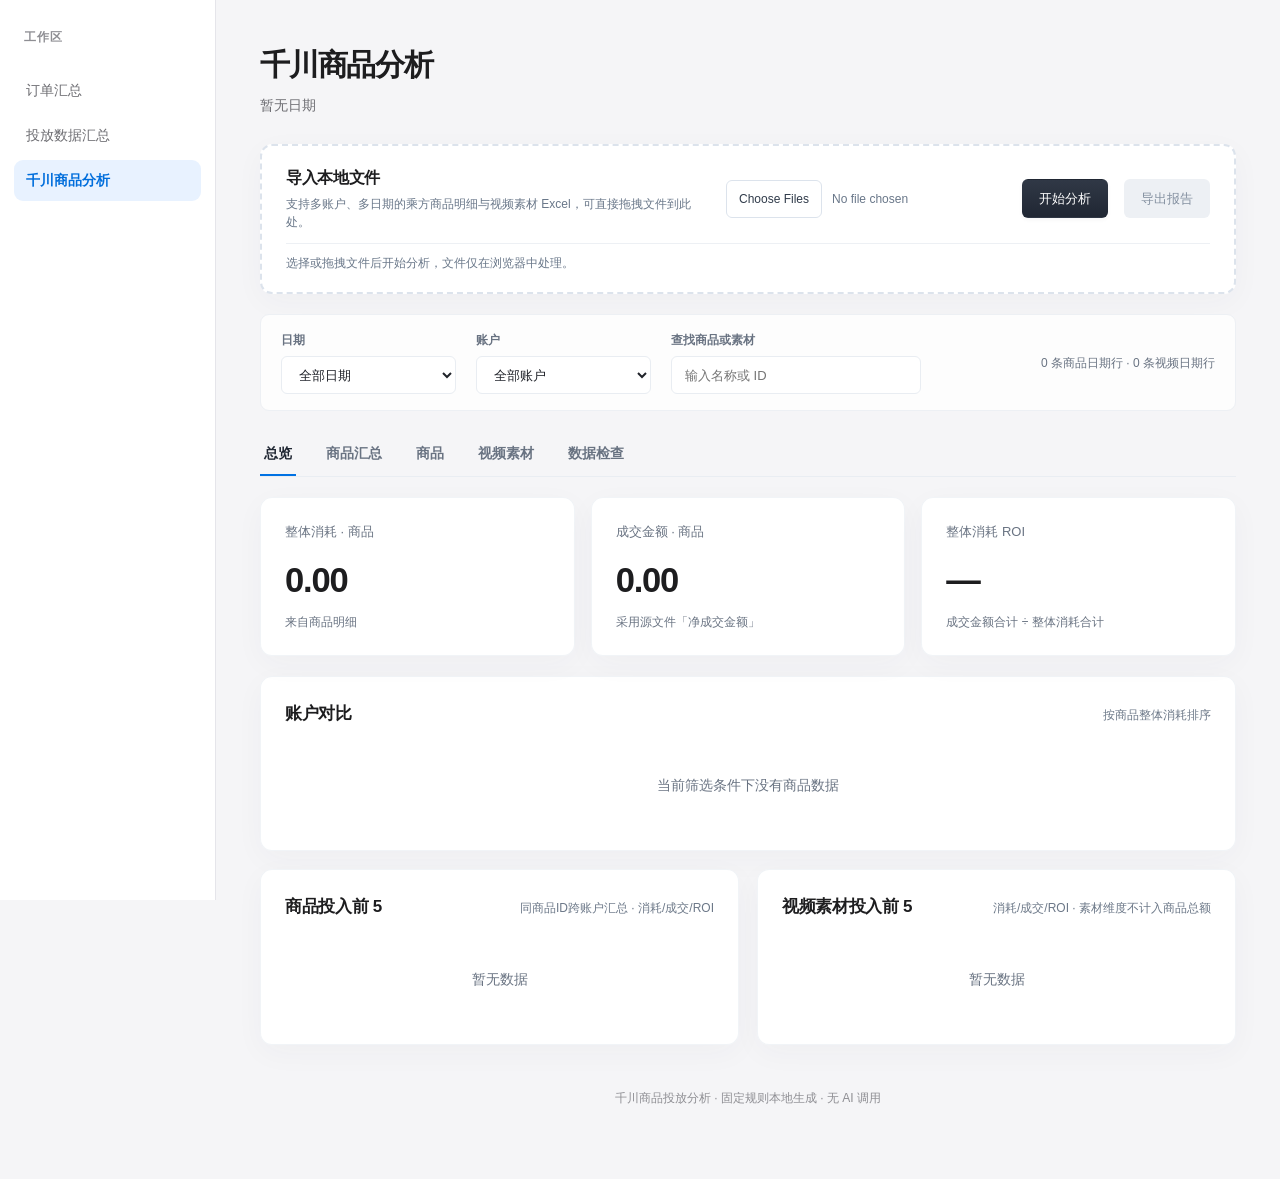
<file: qianchuan.html>
<!doctype html>
<html lang="zh-CN">
<head>
  <meta charset="utf-8">
  <meta name="viewport" content="width=device-width, initial-scale=1">
  <title>千川商品投放分析</title>
  <link rel="stylesheet" href="workspace.css">
  <style>
    :root{--ink:#162237;--muted:#65728a;--line:#e5eaf2;--blue:#3867e8;--cyan:#21b8c2;--bg:#f6f8fc;--white:#fff;--shadow:0 12px 36px rgba(22,39,72,.07)}
    *{box-sizing:border-box}body{margin:0;background:var(--bg);color:var(--ink);font-family:"Microsoft YaHei UI","PingFang SC",system-ui,sans-serif;font-size:14px}button,input,select{font:inherit}button{cursor:pointer}
    .shell{max-width:1500px;margin:0 auto;padding:28px 36px 70px}.hero{position:relative;overflow:hidden;border-radius:24px;background:linear-gradient(120deg,#142c58,#254ea7 62%,#3167d7);padding:32px 36px;color:#fff;box-shadow:var(--shadow)}.hero:after{content:"";position:absolute;right:-90px;top:-125px;width:490px;height:490px;border:1px solid rgba(255,255,255,.15);border-radius:50%;box-shadow:0 0 0 80px rgba(255,255,255,.035),0 0 0 180px rgba(255,255,255,.025)}.hero-content{position:relative;z-index:1}.eyebrow{font-size:12px;letter-spacing:.12em;color:#bed0ff;margin-bottom:10px}.hero h1{font-size:30px;line-height:1.3;margin:0 0 8px;font-weight:750}.hero p{margin:0;color:#d9e5ff}.hero-meta{display:flex;gap:10px;flex-wrap:wrap;margin-top:22px}.tag{padding:6px 11px;border-radius:999px;background:rgba(255,255,255,.13);border:1px solid rgba(255,255,255,.17);font-size:12px}
    .toolbar{display:flex;flex-wrap:wrap;gap:12px;align-items:end;margin:24px 0 20px}.control{display:flex;flex-direction:column;gap:7px}.control label{color:var(--muted);font-size:12px;font-weight:650}.control select,.control input{height:42px;border:1px solid var(--line);border-radius:11px;background:#fff;padding:0 13px;min-width:175px;outline:none;color:var(--ink)}.control input{min-width:250px}.control select:focus,.control input:focus{border-color:var(--blue);box-shadow:0 0 0 3px rgba(56,103,232,.1)}.toolbar-note{margin-left:auto;color:var(--muted);font-size:12px;align-self:center}
    .tabs{display:flex;gap:7px;border-bottom:1px solid var(--line);margin-bottom:20px}.tab{border:0;background:transparent;padding:11px 19px;color:var(--muted);font-weight:650;border-radius:9px 9px 0 0}.tab[aria-selected="true"]{color:var(--blue);background:#eaf0ff;box-shadow:inset 0 -2px var(--blue)}.page{display:none}.page.active{display:block}
    .kpis{display:grid;grid-template-columns:repeat(3,minmax(0,1fr));gap:16px;margin-bottom:20px}.card,.panel{background:#fff;border:1px solid var(--line);border-radius:17px;box-shadow:var(--shadow)}.card{padding:22px 24px;min-height:145px}.card small{display:block;font-size:12px;font-weight:650;color:var(--muted);margin-bottom:15px}.card strong{display:block;font-size:30px;line-height:1.2;letter-spacing:-.03em;font-variant-numeric:tabular-nums}.card em{display:block;font-style:normal;color:var(--muted);font-size:12px;margin-top:12px}.card:nth-child(1){border-top:3px solid var(--blue)}.card:nth-child(2){border-top:3px solid var(--cyan)}.card:nth-child(3){border-top:3px solid #8097db}
    .panel{padding:22px 24px;margin-bottom:18px}.panel-head{display:flex;align-items:baseline;justify-content:space-between;gap:12px;margin-bottom:19px}.panel h2{font-size:17px;margin:0}.sub{font-size:12px;color:var(--muted)}.account-row{display:grid;grid-template-columns:minmax(230px,1.6fr) minmax(150px,1.4fr) 120px 120px 80px;align-items:center;gap:18px;padding:13px 0;border-top:1px solid var(--line)}.account-head{color:var(--muted);font-size:12px;font-weight:650;padding:0 0 9px;border-top:0}.account-row:first-child{border-top:0}.account-name{font-weight:650;overflow:hidden;word-break:break-word;white-space:normal;line-height:1.4}.bartrack{height:9px;border-radius:999px;background:#edf2fa;overflow:hidden}.barfill{height:100%;border-radius:999px;background:linear-gradient(90deg,#4f7af3,#30b5d1)}.num{text-align:right;font-variant-numeric:tabular-nums}.roi{font-weight:700;color:#2456d0}.roi.weak{color:#bd7141}
    .tablewrap{width:100%;overflow:auto}.data-table{border-collapse:collapse;width:100%;min-width:850px}.data-table th{position:sticky;top:0;text-align:left;background:#f5f7fb;color:#5d6b82;font-size:12px;font-weight:650;padding:12px 14px;white-space:nowrap}.data-table td{padding:13px 14px;border-bottom:1px solid #edf0f5;vertical-align:middle}.data-table tr:hover td{background:#fafcff}.data-table td.number{text-align:right;font-variant-numeric:tabular-nums;white-space:nowrap}.data-table th.number{text-align:right}.data-table .name{max-width:440px;white-space:normal;word-break:break-word;font-weight:600;line-height:1.5}.data-table .account{min-width:205px;white-space:normal;word-break:break-word;line-height:1.5}.data-table tr:last-child td{border-bottom:0}.empty{padding:30px;color:var(--muted);text-align:center}.two-col{display:grid;grid-template-columns:1fr 1fr;gap:18px}.note{border-left:3px solid var(--blue);padding:3px 0 3px 12px;line-height:1.7;color:var(--muted)}.stats{display:grid;grid-template-columns:repeat(4,1fr);gap:12px}.stat{background:#f6f8fc;border-radius:12px;padding:16px}.stat strong{font-size:23px;display:block}.stat span{color:var(--muted);font-size:12px}.warning{padding:10px 0;border-bottom:1px solid var(--line);line-height:1.5}.warning:last-child{border:0}.muted{color:var(--muted)}footer{color:#8894a7;text-align:center;font-size:12px;margin-top:26px}
    @media(max-width:1000px){.account-row{grid-template-columns:minmax(190px,1fr) 1fr 90px 90px 60px;gap:10px}.two-col{grid-template-columns:1fr}.shell{padding:16px}.hero{padding:25px}.stats{grid-template-columns:repeat(2,1fr)}}
    @media(max-width:700px){.kpis{grid-template-columns:1fr}.account-row{grid-template-columns:1fr 1fr 1fr;gap:7px}.account-name{grid-column:1/-1}.bartrack{grid-column:1/-1}.num{text-align:left}.toolbar-note{width:100%;margin-left:0}.control,.control select,.control input{width:100%;min-width:0}.tab{padding:11px 12px}.hero h1{font-size:25px}}
  
/* Premium visual system: quiet, spacious, editorial dashboard */
:root{--ink:#1d1d1f;--muted:#6e6e73;--line:#e8e8ed;--accent:#147ce5;--canvas:#f5f5f7;--surface:rgba(255,255,255,.82);--shadow:0 18px 50px rgba(29,29,31,.07)}
*{box-sizing:border-box}body{background:var(--canvas);color:var(--ink);font-family:-apple-system,BlinkMacSystemFont,"SF Pro Display","PingFang SC","Microsoft YaHei",sans-serif;letter-spacing:-.01em}.shell{max-width:1480px;padding:28px 42px 72px}.hero{border-radius:28px;background:linear-gradient(135deg,#1d1d1f 0%,#303033 48%,#64707d 100%);padding:42px 48px;box-shadow:var(--shadow);min-height:245px}.hero:after{opacity:.3}.eyebrow{color:#d2d2d7;letter-spacing:.16em}.hero h1{font-size:40px;letter-spacing:-.055em;font-weight:700}.hero p{color:#d2d2d7;font-size:15px}.tag{background:rgba(255,255,255,.1);border-color:rgba(255,255,255,.18);backdrop-filter:blur(10px)}.toolbar{margin:24px 0 22px;padding:12px 16px;border:1px solid rgba(255,255,255,.8);border-radius:16px;background:rgba(255,255,255,.72);box-shadow:0 10px 30px rgba(29,29,31,.04);backdrop-filter:blur(18px)}.control select,.control input{height:44px;border-color:var(--line);border-radius:12px}.control select:focus,.control input:focus{border-color:var(--accent);box-shadow:0 0 0 4px rgba(20,124,229,.1)}.tabs{gap:20px;border-bottom:1px solid var(--line)}.tab{padding:12px 4px;border-radius:0}.tab[aria-selected="true"]{background:transparent;color:var(--ink);box-shadow:inset 0 -2px var(--ink)}.card,.panel{border-color:rgba(232,232,237,.9);border-radius:20px;box-shadow:var(--shadow);background:var(--surface);backdrop-filter:blur(16px)}.card{padding:24px 26px;min-height:150px}.card small,.sub,.muted,.control label{color:var(--muted)}.card strong{font-size:34px;letter-spacing:-.05em}.card:nth-child(1),.card:nth-child(2),.card:nth-child(3){border-top:0}.card:nth-child(1){background:linear-gradient(145deg,#fff,#f1f6ff)}.card:nth-child(2){background:linear-gradient(145deg,#fff,#f5f5f7)}.card:nth-child(3){background:linear-gradient(145deg,#fff,#f4f8ff)}.panel{padding:26px 28px}.panel h2{font-size:19px;letter-spacing:-.03em}.data-table th{background:#f5f5f7;color:#6e6e73}.data-table td{border-bottom-color:#f0f0f2}.data-table tr:hover td{background:#fbfbfd}.data-table .roi{color:#1d1d1f}.data-table .roi.weak{color:#c97048}.account-row{border-top-color:var(--line)}.bartrack{background:#eef0f4}.barfill{background:#1d1d1f}.note{border-left-color:var(--ink)}.stat{background:#f5f5f7;border-radius:14px}.empty{color:var(--muted)}footer{color:#8e8e93}
@media(max-width:700px){.shell{padding:16px}.hero{padding:30px 26px;min-height:210px}.hero h1{font-size:32px}.toolbar{padding:12px}.panel{padding:20px}.tabs{gap:14px}}
</style>
<style id="silver-workspace-theme">
/* Silver workspace theme. Presentation only; do not change import/calculation IDs. */
:root{--ink:#20232a;--muted:#697382;--line:#e9edf2;--canvas:#f5f7f9;--bg:#f5f7f9;--blue:#0071e3;--shadow:0 8px 30px rgba(46,60,78,.035)}
html{color-scheme:light}body{margin:0;height:auto;min-height:100vh;overflow:auto;display:block;background:linear-gradient(180deg,#f9fafc 0,#f3f6f8 450px,#f7f8fa 100%);color:var(--ink);font-family:-apple-system,BlinkMacSystemFont,"PingFang SC","Microsoft YaHei",sans-serif;letter-spacing:0;font-size:14px;line-height:1.5}
button,input,select{font:inherit}a{color:inherit}button,a,input,select{ -webkit-tap-highlight-color:transparent}button:focus-visible,a:focus-visible,input:focus-visible,select:focus-visible,[tabindex]:focus-visible{outline:3px solid #0071e3;outline-offset:3px}
.workspace-nav{max-width:1440px;margin:auto;display:flex;align-items:center;gap:32px;min-height:56px;padding:0 40px;border-bottom:1px solid rgba(221,226,233,.65);font-size:13px}
.workspace-nav a{text-decoration:none;color:#657080;padding:17px 0}.workspace-nav .brand{font-weight:650;color:#242a34;margin-right:14px}.workspace-nav [aria-current=page]{color:#222b38;box-shadow:inset 0 -2px #222b38}.workspace-nav .nav-note{margin-left:auto;color:#697382;font-size:12px}
.header,.hero{position:relative;isolation:isolate;overflow:hidden;max-width:1360px;margin:0 auto;border-radius:0;background:transparent;color:var(--ink);box-shadow:none;min-height:200px;padding:48px 0 32px;border:0}
.header:before,.hero:before{content:"";position:absolute;z-index:-1;inset:0 -40px;background-image:url("data:image/svg+xml,%3Csvg xmlns='http://www.w3.org/2000/svg' viewBox='0 0 1400 240'%3E%3Cdefs%3E%3ClinearGradient id='s' x2='.25' y2='1'%3E%3Cstop stop-color='%23a8b4c4' stop-opacity='.26'/%3E%3Cstop offset='1' stop-color='%23f5f7fa' stop-opacity='0'/%3E%3C/linearGradient%3E%3C/defs%3E%3Cpath d='M350 190C620 205 810 15 1030 54S1260 160 1450 90V240H350Z' fill='url(%23s)'/%3E%3Cpath d='M470 230C720 200 875 104 1030 122S1220 24 1450 46V240H470Z' fill='url(%23s)'/%3E%3Cpath d='M630 210C850 185 945 85 1150 110S1360 180 1450 130V240H630Z' fill='url(%23s)'/%3E%3C/svg%3E");background-size:cover;background-position:center;pointer-events:none}
.hero:after{display:none}.header h1,.hero h1{color:#151c27;font-size:clamp(30px,3.3vw,48px);font-weight:650;letter-spacing:-.045em;line-height:1.2;margin:0 0 14px}.header p,.hero p{color:#748090;font-size:15px;opacity:1;margin:0;max-width:640px}.hero-content{z-index:auto}.eyebrow{color:#748090;font-size:10px;letter-spacing:.16em;margin-bottom:12px}.hero-meta{gap:8px;margin-top:20px}.tag{padding:4px 10px;background:rgba(255,255,255,.65);color:#657080;border:1px solid #e7ebf0;border-radius:6px;backdrop-filter:none}
.workspace-tabs{max-width:1360px;margin:0 auto 22px;display:flex;gap:32px;border-bottom:1px solid #e7ebf0}.workspace-tabs a{text-decoration:none;padding:12px 0;color:#687383}.workspace-tabs [aria-current=page]{color:#202a37;box-shadow:inset 0 -2px #0071e3;font-weight:600}
.container{max-width:1360px;margin:0 auto;padding:0 0 48px;gap:22px;grid-template-rows:auto;align-items:start;overflow:visible}.section{min-width:0;padding:24px;background:rgba(255,255,255,.93);border:1px solid rgba(234,238,243,.65);border-radius:12px;box-shadow:var(--shadow);overflow:visible}.section-head{gap:12px;margin-bottom:18px;padding-bottom:15px;border-bottom:1px solid #edf0f4}.section-head h2{color:#202733;font-size:17px;font-weight:600}.section-head .sub{font-size:12px;color:#728091}.section-head>.icon{display:none}
.upload-zone{background:linear-gradient(130deg,#fff,#f9fafc);border:1px dashed #cdd5df;border-radius:9px;padding:24px 12px}.upload-zone p{font-size:13px;color:#667488}.upload-zone .icon{filter:grayscale(1);opacity:.65}.upload-zone:hover,.upload-zone.dragover{background:#f4f8fc;border-color:#5b8dbe}.file-list{max-height:108px}.file-item{background:#f4f7fa;font-size:12px;padding:7px 10px;gap:10px}.file-item>span:first-child{overflow-wrap:anywhere;min-width:0}.controls{gap:8px;margin-top:14px}.controls select,.controls input{background:#fff;border:1px solid #dce2e9;border-radius:6px;min-height:36px;color:#313c4a}
.btn,#import-button,#export-button{border:1px solid transparent;border-radius:6px;padding:9px 16px;background:linear-gradient(#303846,#202733);color:#fff;font-size:13px;min-height:38px;font-weight:500;cursor:pointer;box-shadow:0 2px 4px #2027330a}.btn:hover,#import-button:hover,#export-button:hover{background:#414b5a}.btn-secondary,.btn-automa,.btn-sheet,#export-button{background:#fff;color:#3b485b;border-color:#dce3ec;box-shadow:none}.btn-secondary:hover,.btn-automa:hover,.btn-sheet:hover,#export-button:hover{background:#f2f5f9;color:#202733}.btn:disabled,#import-button:disabled,#export-button:disabled{background:#edf0f4;color:#8490a0;border-color:transparent;cursor:not-allowed;box-shadow:none}
.result-box{margin-top:18px;padding-top:18px;overflow:visible}.result-msg{font-size:13px;border-radius:7px;padding:10px 12px}.stats{gap:10px}.stat{background:#f5f7fa;border-radius:8px;padding:12px 16px}.stat .label{color:#687587;font-size:12px}.stat .value{color:#202733;font-size:21px;font-variant-numeric:tabular-nums}.table-wrap{max-height:480px;overflow:auto;margin-top:10px;min-width:0}table{font-size:13px}th{background:#f0f3f7;color:#637085;font-weight:500;padding:11px 12px}td{padding:10px 12px;border:0;border-bottom:1px solid #edf0f4}tr:nth-child(even) td{background:#fcfdfe}tr:hover td{background:#f7f9fc}td.num{font-family:inherit;font-variant-numeric:tabular-nums}
.shell{max-width:1440px;padding:0 40px 60px}.shell .hero{max-width:none}.card,.panel{border:1px solid rgba(234,238,243,.65);border-radius:12px;background:rgba(255,255,255,.94);box-shadow:var(--shadow);backdrop-filter:none}.panel{padding:24px}.panel h2{font-size:17px;letter-spacing:-.02em}.kpis{gap:16px}.card{padding:24px;min-height:144px}.card:nth-child(n){border-top:1px solid rgba(234,238,243,.65);background:rgba(255,255,255,.94)}.card small{font-size:13px;font-weight:500;margin-bottom:18px}.card strong{font-size:clamp(26px,2.7vw,38px);letter-spacing:-.035em;font-weight:650}.card em{font-size:12px}.toolbar{margin:20px 0;padding:16px 20px;gap:20px;background:rgba(255,255,255,.8);box-shadow:none;border:1px solid #edf0f4;border-radius:9px;backdrop-filter:none}.control label{font-size:12px}.control input,.control select{border-radius:6px;height:38px;font-size:13px}.tabs{gap:26px}.tab{font-size:14px}.tab[aria-selected=true]{color:#202733;box-shadow:inset 0 -2px #0071e3}.bartrack{background:#edf0f4;height:6px}.barfill{background:linear-gradient(90deg,#7f8da1,#b3becb)}.roi{color:#283343}.data-table th{background:#f2f5f8;color:#6a778b;font-size:13px}.data-table td{font-size:14px;padding:16px 14px}.account-row{grid-template-columns:minmax(150px,1.5fr) minmax(80px,1fr) 110px 110px 65px;gap:14px}.sub{color:#6c7888}.two-col>*{min-width:0}.note{border-left:2px solid #bbc5d2}.shell footer{font-size:12px;color:#7b8797}
#import-panel{display:flex;flex-wrap:wrap;align-items:center;gap:12px 16px;padding:20px 24px;margin:0 0 18px;border:2px dashed #dce3ec;transition:border-color .2s,background .2s}#import-panel.drag-over{border-color:var(--blue,#3867e8);background:#eef3ff}#import-panel .import-copy{flex:1 1 330px}#import-panel h2{font-size:16px;margin:0 0 5px}#import-panel p{margin:0;font-size:12px;color:#697789}#files{max-width:100%;width:280px;font-size:12px;color:#697789}#files::file-selector-button{background:#fff;border:1px solid #dce3ec;border-radius:6px;padding:9px 12px;color:#303b4a;margin-right:10px;cursor:pointer;font:inherit}#import-status{flex-basis:100%;padding-top:10px;border-top:1px solid #edf0f4}
@media(min-width:1441px){.header{padding-top:54px}}
@media(max-width:1440px){.header,.workspace-tabs,.container{margin-left:40px;margin-right:40px}.shell .hero{margin:0}}
@media(max-width:1000px){.account-row{grid-template-columns:minmax(120px,1fr) 80px 100px 100px 60px;gap:8px}.container{gap:16px}.section{padding:18px}.two-col{grid-template-columns:1fr}.header,.hero{min-height:180px}}
@media(max-width:760px){.workspace-nav{padding:0 20px;gap:20px;flex-wrap:wrap}.workspace-nav .nav-note{display:none}.header,.workspace-tabs,.container{margin-left:20px;margin-right:20px}.header,.hero{padding:32px 0 24px;min-height:160px}.header p,.hero p{font-size:13px}.container{grid-template-columns:1fr;grid-template-rows:auto}.shell{padding:0 20px 40px}.shell .hero{margin:0}.kpis{grid-template-columns:1fr}.card{min-height:120px}.card strong{font-size:32px}.panel{padding:18px}.toolbar{gap:12px;padding:14px}.control,.control input,.control select{width:100%;min-width:0}.tabs{gap:18px;overflow-x:auto;white-space:nowrap}.tab{padding:12px 0}.account-row{grid-template-columns:1fr 1fr 1fr;gap:8px}.account-name,.bartrack{grid-column:1/-1}.account-head{display:none}.account-row .num{text-align:left}.account-row:not(.account-head) .num:nth-last-child(3):before{content:'成本 ';color:#748090;font-size:11px}.account-row:not(.account-head) .num:nth-last-child(2):before{content:'成交 ';color:#748090;font-size:11px}.account-row .roi:before{content:'ROI ';font-size:11px}#import-panel{padding:18px}#import-panel .import-copy{flex-basis:100%}.workspace-tabs{gap:24px}.stats{grid-template-columns:repeat(2,1fr)}}
@media(prefers-reduced-motion:reduce){*{scroll-behavior:auto!important;transition:none!important}}
.summary-warnings{margin:14px 0}.summary-warning{padding:9px 11px;margin:6px 0;border-radius:7px;background:#fff6e8;color:#855600;font-size:12px}.summary-warning.error{background:#fff0f0;color:#a9231b}.summary-table{min-width:1180px}.summary-table th,.summary-table td{text-align:right;white-space:nowrap}.summary-table th:nth-child(-n+3),.summary-table td:nth-child(-n+3){text-align:left}.summary-table td.product-name{white-space:normal;min-width:280px}

</style>
</head>
<body class="workspace-page">
  <div class="workspace-shell">
    <aside class="workspace-sidebar" aria-label="工作区导航">
      <span class="workspace-sidebar__label">工作区</span>
      <nav aria-label="业务导航">
        <a href="index.html">订单汇总</a>
        <a href="toufang.html">投放数据汇总</a>
        <a href="qianchuan.html" aria-current="page">千川商品分析</a>
      </nav>
    </aside>
    <main class="workspace-main">
      <script type="application/json" id="report-data">{"records": [], "warnings": [], "fileCount": 0}</script>
      <header class="workspace-page-heading"><h1>千川商品分析</h1><p><span id="meta-date">选择本地文件后开始分析。</span><span id="meta-files" hidden></span></p></header>
    <div id="import-panel" class="panel"><div class="import-copy"><h2>导入本地文件</h2><p>支持多账户、多日期的乘方商品明细与视频素材 Excel，可直接拖拽文件到此处。</p></div><input id="files" type="file" accept=".xlsx" multiple aria-label="选择千川 Excel 文件"><button id="import-button" type="button">开始分析</button><button id="export-button" type="button" disabled>导出报告</button><p id="import-status" role="status" aria-live="polite">选择或拖拽文件后开始分析，文件仅在浏览器中处理。</p></div>
    <section class="toolbar" aria-label="筛选条件"><div class="control"><label for="date-filter">日期</label><select id="date-filter"></select></div><div class="control"><label for="account-filter">账户</label><select id="account-filter"></select></div><div class="control"><label for="search-filter">查找商品或素材</label><input id="search-filter" type="search" placeholder="输入名称或 ID"></div><div class="toolbar-note" id="selection-note"></div></section>
    <nav class="tabs" aria-label="报告页面"><button class="tab" data-page="overview" aria-selected="true">总览</button><button class="tab" data-page="product-summary" aria-selected="false">商品汇总</button><button class="tab" data-page="products" aria-selected="false">商品</button><button class="tab" data-page="videos" aria-selected="false">视频素材</button><button class="tab" data-page="quality" aria-selected="false">数据检查</button></nav>

    <section id="overview" class="page active">
      <div class="kpis"><div class="card"><small>整体消耗 · 商品</small><strong id="kpi-cost">—</strong><em>来自商品明细</em></div><div class="card"><small>成交金额 · 商品</small><strong id="kpi-sales">—</strong><em>采用源文件「净成交金额」</em></div><div class="card"><small>整体消耗 ROI</small><strong id="kpi-roi">—</strong><em>成交金额合计 ÷ 整体消耗合计</em></div></div>
      <div class="panel"><div class="panel-head"><h2>账户对比</h2><span class="sub">按商品整体消耗排序</span></div><div id="account-chart"></div></div>
      <div class="two-col"><div class="panel"><div class="panel-head"><h2>商品投入前 5</h2><span class="sub">同商品ID跨账户汇总 · 消耗/成交/ROI</span></div><div id="product-top"></div></div><div class="panel"><div class="panel-head"><h2>视频素材投入前 5</h2><span class="sub">消耗/成交/ROI · 素材维度不计入商品总额</span></div><div id="video-top"></div></div></div>
    </section>
    <section id="product-summary" class="page"><div class="panel"><div class="panel-head"><div><h2>商品投放汇总</h2><span class="sub" id="summary-period"></span></div><button id="open-product-summary" class="btn btn-sheet" type="button" disabled>打开在线汇总表</button></div><div class="stats"><div class="stat"><strong id="summary-files">0</strong><span>账户文件数</span></div><div class="stat"><strong id="summary-records">0</strong><span>有效明细记录</span></div><div class="stat"><strong id="summary-products">0</strong><span>唯一商品数</span></div><div class="stat"><strong id="summary-cost">0.00</strong><span>总消耗（元）</span></div></div><div id="summary-warnings" class="summary-warnings"></div><div class="tablewrap" id="summary-table"></div></div></section>
    <section id="products" class="page"><div class="panel"><div class="panel-head"><h2>商品明细</h2><span class="sub" id="product-count"></span></div><div class="tablewrap" id="product-table"></div></div></section>
    <section id="videos" class="page"><div class="panel"><div class="panel-head"><h2>视频素材明细</h2><span class="sub" id="video-count"></span></div><div class="tablewrap" id="video-table"></div></div></section>
    <section id="quality" class="page"><div class="panel"><div class="panel-head"><h2>数据检查</h2><span class="sub">生成时间 <span id="generated-at"></span></span></div><div class="stats"><div class="stat"><strong id="stat-files"></strong><span>读取文件</span></div><div class="stat"><strong id="stat-products"></strong><span>商品日期行</span></div><div class="stat"><strong id="stat-videos"></strong><span>视频日期行</span></div><div class="stat"><strong id="stat-all"></strong><span>排除的“全部”行</span></div></div><p>无效或金额缺失的商品行：<span id="stat-ignored"></span></p><div style="margin-top:20px" class="note">按列名识别指标。相同账户、日期和商品或素材 ID 的重复记录，只保留较新文件。商品与视频素材属于不同统计维度，整体消耗和成交金额分别汇总。无整体消耗时，ROI 显示为“—”。</div><h3 style="margin-top:25px;font-size:14px">处理提示</h3><div id="warnings"></div><p class="muted" style="font-size:12px;margin-top:20px">源文件夹：<span id="input-folder"></span></p></div></section>
    <footer>千川商品投放分析 · 固定规则本地生成 · 无 AI 调用</footer>
    </main>
  </div>
  <script src="https://cdn.sheetjs.com/xlsx-0.20.3/package/dist/xlsx.full.min.js" data-import-script></script>
  <script src="qianchuan.js" data-import-script></script>
  <script>
  function renderReport() {
    const report = JSON.parse(document.getElementById('report-data').textContent);
    const records = Array.isArray(report.records) ? report.records : [];
    const $ = id => document.getElementById(id);
    const escapeHtml = value => String(value ?? '').replace(/[&<>"']/g, c => ({'&':'&amp;','<':'&lt;','>':'&gt;','"':'&quot;',"'":'&#39;'}[c]));
    const fmt = n => Number(n || 0).toLocaleString('zh-CN', {minimumFractionDigits:2,maximumFractionDigits:2});
    const roiText = (cost,sales) => cost > 0 ? (sales / cost).toFixed(2) : '—';
    const unique = values => [...new Set(values)].sort((a,b)=>String(a).localeCompare(String(b),'zh-CN'));
    const dates = unique(records.map(r=>r.date)).sort();
    const accounts = unique(records.map(r=>r.account));
    const state = {date:dates.at(-1) || 'all', account:'all', query:''};
    $('meta-date').textContent = dates.length ? `${dates[0]}${dates.length>1?' 至 '+dates.at(-1):''}` : '暂无日期';
    $('meta-files').textContent = `${report.fileCount || 0} 个文件 · ${accounts.length} 个账户`;
    $('date-filter').innerHTML = `<option value="all">全部日期</option>${dates.map(d=>`<option value="${escapeHtml(d)}">${escapeHtml(d)}</option>`).join('')}`;
    $('date-filter').value = state.date;
    $('account-filter').innerHTML = `<option value="all">全部账户</option>${accounts.map(a=>`<option value="${escapeHtml(a)}">${escapeHtml(a)}</option>`).join('')}`;
    $('generated-at').textContent = report.generatedAt || '—';
    $('stat-files').textContent = report.fileCount || 0;
    $('stat-products').textContent = report.productCount || 0;
    $('stat-videos').textContent = report.videoCount || 0;
    $('stat-all').textContent = report.ignoredAll || 0;
    $('stat-ignored').textContent = report.ignoredRows || 0;
    $('input-folder').textContent = report.inputFolder || '';
    const warnings = report.warnings || [];
    $('warnings').innerHTML = warnings.length ? warnings.map(w=>`<div class="warning">${escapeHtml(w)}</div>`).join('') : '<div class="muted">没有发现字段缺失或重复数值冲突。</div>';

    function renderProductSummary(summary, dateLabel) {
      summary = summary || {fileCount:0,recordCount:0,productCount:0,totalCost:0,products:[],warnings:[],aborted:false};
      $('summary-period').textContent = dateLabel && dateLabel !== 'all' ? `日期：${escapeHtml(dateLabel)}` : '日期：全部';
      $('summary-files').textContent = summary.fileCount || 0;
      $('summary-records').textContent = summary.recordCount || 0;
      $('summary-products').textContent = summary.productCount || 0;
      $('summary-cost').textContent = fmt(summary.totalCost || 0);
      $('open-product-summary').disabled = Boolean(summary.aborted) || !summary.products?.length;
      $('summary-warnings').innerHTML = (summary.warnings || []).map(w=>`<div class="summary-warning ${summary.aborted?'error':''}">${escapeHtml(w)}</div>`).join('');
      if (summary.aborted) {
        $('summary-table').innerHTML = '<div class="empty">存在单文件商品ID重复，已停止汇总。请核对源文件后重新导入。</div>';
        return;
      }
      if (!summary.products?.length) {
        $('summary-table').innerHTML = '<div class="empty">当前日期没有可汇总的商品数据。</div>';
        return;
      }
      $('summary-table').innerHTML = `<table class="data-table summary-table"><thead><tr><th>包装</th><th>商品ID</th><th>商品名称</th><th>整体消耗</th><th>净成交金额</th><th>整体成交金额</th><th>1小时内退款订单数</th><th>综合成本</th><th>综合营销ROI</th><th>1小时内退款率</th></tr></thead><tbody>${summary.products.map(p=>`<tr><td>${escapeHtml(p.packaging)}</td><td>${escapeHtml(p.id)}</td><td class="product-name">${escapeHtml(p.name)}</td><td class="number">${fmt(p.cost)}</td><td class="number">${fmt(p.netSales)}</td><td class="number">${fmt(p.grossSales)}</td><td class="number">${fmt(p.refundOrders)}</td><td class="number">${fmt(p.combinedCost)}</td><td class="number">${p.roi===null?'—':p.roi.toFixed(2)}</td><td class="number">${p.refundRate===null?'—':(p.refundRate*100).toFixed(2)+'%'}</td></tr>`).join('')}</tbody></table>`;
    }
    function updateProductSummary(selectedDate) {
      let summary = report.productSummary;
      const inputs = globalThis.qianchuanInputs || [];
      if (typeof Qianchuan !== 'undefined' && inputs.length) {
        summary = Qianchuan.summarizeProducts(inputs, {date:selectedDate === 'all' ? '' : selectedDate});
        report.productSummary = summary;
        report.summaryDate = selectedDate;
        $('report-data').textContent = JSON.stringify(report);
      }
      renderProductSummary(summary, selectedDate);
    }
    updateProductSummary(state.date);

    function selected(kind) {
      const q = state.query.toLocaleLowerCase();
      return records.filter(r => r.kind === kind && (state.date==='all'||r.date===state.date) && (state.account==='all'||r.account===state.account) && (!q||`${r.name} ${r.id} ${r.account}`.toLocaleLowerCase().includes(q)));
    }
    function group(items,keyFn) {
      const map = new Map();
      for (const r of items) {
        const key = keyFn(r);
        if (!map.has(key)) map.set(key,{account:r.account,id:r.id,name:r.name,cost:0,sales:0,missingCost:false,missingSales:false,days:new Set(),created:r.created});
        const x=map.get(key); x.missingCost ||= r.cost === null; x.missingSales ||= r.sales === null;
        if (r.cost !== null) x.cost+=Number(r.cost)||0;
        if (r.sales !== null) x.sales+=Number(r.sales)||0;
        x.days.add(r.date);
        if (r.name) x.name=r.name;
      }
      return [...map.values()];
    }
    function detailTable(items,kind) {
      if (!items.length) return '<div class="empty">当前筛选条件下没有数据</div>';
      const sorted=[...items].sort((a,b)=>b.cost-a.cost || b.sales-a.sales);
      const nameHead=kind==='video'?'视频素材名称':'商品名称';
      return `<table class="data-table"><thead><tr><th>账户</th><th>${nameHead}</th><th class="number">整体消耗</th><th class="number">成交金额</th><th class="number">ROI</th></tr></thead><tbody>${sorted.map(r=>`<tr><td class="account" title="${escapeHtml(r.account)}">${escapeHtml(r.account)}</td><td class="name" title="${escapeHtml(r.name)} · ID ${escapeHtml(r.id)}">${escapeHtml(r.name||r.id)}</td><td class="number">${r.missingCost?'—':fmt(r.cost)}</td><td class="number">${r.missingSales?'—':fmt(r.sales)}</td><td class="number roi ${r.cost>0&&r.sales/r.cost<1?'weak':''}">${r.missingCost||r.missingSales?'—':roiText(r.cost,r.sales)}</td></tr>`).join('')}</tbody></table>`;
    }
    function topList(items){
      if(!items.length) return '<div class="empty">暂无数据</div>';
      return [...items].sort((a,b)=>b.cost-a.cost).slice(0,5).map((r,i)=>`<div style="display:grid;grid-template-columns:25px 1fr auto;gap:9px 12px;align-items:start;padding:11px 0;border-top:1px solid var(--line)"><span class="muted">${i+1}</span><span style="overflow:hidden;word-break:break-word;line-height:1.4" title="${escapeHtml(r.account)} · ${escapeHtml(r.name)}">${escapeHtml(r.name||r.id)}</span><div style="text-align:right;font-size:12px;line-height:1.6;white-space:nowrap"><div>消耗 <strong>${r.missingCost?'—':fmt(r.cost)}</strong></div><div>成交 <strong>${r.missingSales?'—':fmt(r.sales)}</strong> · ROI <span class="roi ${r.cost>0&&r.sales/r.cost<1?'weak':''}">${r.missingCost||r.missingSales?'—':roiText(r.cost,r.sales)}</span></div></div></div>`).join('');
    }
    function draw(){
      const products=selected('product'), videos=selected('video');
      const p=group(products,r=>JSON.stringify([r.account,r.id])), v=group(videos,r=>JSON.stringify([r.account,r.id]));
      const pTop=group(products,r=>r.id);
      const cost=products.reduce((s,r)=>s+(Number(r.cost)||0),0), sales=products.reduce((s,r)=>s+(Number(r.sales)||0),0);
      $('kpi-cost').textContent=fmt(cost); $('kpi-sales').textContent=fmt(sales); $('kpi-roi').textContent=roiText(cost,sales);
      $('selection-note').textContent=`${products.length} 条商品日期行 · ${videos.length} 条视频日期行`;
      $('product-count').textContent=`${p.length} 个商品 · 按成本降序`;
      $('video-count').textContent=`${v.length} 条视频素材 · 按成本降序`;
      $('product-table').innerHTML=detailTable(p,'product');
      $('video-table').innerHTML=detailTable(v,'video');
      $('product-top').innerHTML=topList(pTop); $('video-top').innerHTML=topList(v);
      const groups=group(products,r=>r.account).sort((a,b)=>b.cost-a.cost), max=Math.max(1,...groups.map(r=>r.cost));
      $('account-chart').innerHTML=groups.length?'<div class="account-row account-head"><div>账户</div><div>消耗占比</div><div class="num">整体消耗</div><div class="num">成交金额</div><div class="num">ROI</div></div>'+groups.map(r=>`<div class="account-row"><div class="account-name" title="${escapeHtml(r.account)}">${escapeHtml(r.account)}</div><div class="bartrack"><div class="barfill" style="width:${Math.max(1,r.cost/max*100).toFixed(2)}%"></div></div><div class="num">${fmt(r.cost)}</div><div class="num">${fmt(r.sales)}</div><div class="num roi ${r.cost>0&&r.sales/r.cost<1?'weak':''}">${roiText(r.cost,r.sales)}</div></div>`).join(''):'<div class="empty">当前筛选条件下没有商品数据</div>';
    }
    $('date-filter').onchange=e=>{state.date=e.target.value;draw();updateProductSummary(state.date)};
    $('account-filter').onchange=e=>{state.account=e.target.value;draw()};
    $('search-filter').value='';
    $('search-filter').oninput=e=>{state.query=e.target.value.trim();draw()};
    document.querySelectorAll('.tab').forEach(btn=>btn.onclick=()=>{
      document.querySelectorAll('.tab').forEach(x=>x.setAttribute('aria-selected',String(x===btn)));
      document.querySelectorAll('.page').forEach(x=>x.classList.toggle('active',x.id===btn.dataset.page));
    });
    draw();
  }
  renderReport();
  </script>
<script data-import-script>
(() => {
  const $ = id => document.getElementById(id);
  let current = null;
  $('files').onchange = () => {
    current = null;
    globalThis.qianchuanInputs = [];
    $('export-button').disabled = true;
    $('import-status').textContent = `已选择 ${$('files').files.length} 个文件，请点击开始分析。当前下方仍为上次报告。`;
  };
  // 拖拽上传
  (() => {
    const panel = $('import-panel');
    const fileInput = $('files');
    ['dragover','dragenter'].forEach(ev => panel.addEventListener(ev, e => {
      e.preventDefault(); e.stopPropagation();
      panel.classList.add('drag-over');
    }));
    ['dragleave','drop'].forEach(ev => panel.addEventListener(ev, e => {
      e.preventDefault(); e.stopPropagation();
      panel.classList.remove('drag-over');
    }));
    panel.addEventListener('drop', e => {
      const dropped = e.dataTransfer.files;
      if(!dropped || !dropped.length) return;
      // 只保留 .xlsx 文件
      const xlsxFiles = [...dropped].filter(f => /\.xlsx?$/i.test(f.name));
      if(!xlsxFiles.length){
        $('import-status').textContent='请拖入 .xlsx 文件。';
        return;
      }
      // 用 DataTransfer 把文件塞进 input
      const dt = new DataTransfer();
      xlsxFiles.forEach(f => dt.items.add(f));
      fileInput.files = dt.files;
      fileInput.onchange();
    });
  })();
  $('import-button').onclick = async () => {
    const files = [...$('files').files];
    if (!files.length) { $('import-status').textContent='请先选择 Excel 文件。'; return; }
    $('import-button').disabled = $('files').disabled = $('export-button').disabled = true;
    current = null;
    $('import-status').textContent='正在本地解析…';
    try {
      if (!window.XLSX || !window.Qianchuan) throw new Error('解析组件未加载，请检查网络后刷新页面。');
      const inputs = [];
      for (const file of files) {
        const input = {name:file.name,lastModified:file.lastModified};
        try {
          const wb = XLSX.read(await file.arrayBuffer(), {type:'array',cellDates:false});
          input.rows = XLSX.utils.sheet_to_json(wb.Sheets[wb.SheetNames[0]], {header:1,raw:true,defval:''});
        } catch (err) {input.error=err.message;}
        inputs.push(input);
      }
      globalThis.qianchuanInputs = inputs;
      current = Qianchuan.analyze(inputs);
      const latestDate = current.records.filter(record=>record.kind==='product').map(record=>record.date).sort().at(-1) || '';
      current.summaryDate = latestDate;
      current.productSummary = Qianchuan.summarizeProducts(inputs, {date:latestDate});
      $('report-data').textContent=JSON.stringify(current);
      renderReport();
      $('export-button').disabled=!current.records.length;
      $('import-status').textContent=`完成：${current.fileCount} 个文件，${current.productCount} 条商品、${current.videoCount} 条素材，${current.warnings.length} 条提示。请查看数据检查。`;
    } catch (err) { $('import-status').textContent='分析失败：'+err.message; }
    finally {$('import-button').disabled=$('files').disabled=false;}
  };
  $('open-product-summary').onclick = () => {
    if (!current) return;
    const summary = JSON.parse($('report-data').textContent).productSummary;
    if (!summary || summary.aborted || !summary.products.length) return;
    const rows = Qianchuan.productSummaryRows(summary);
    try {
      const period = JSON.parse($('report-data').textContent).summaryDate;
      const title = period ? `千川商品投放汇总_${period}` : '千川商品投放汇总';
      localStorage.setItem('sheetTitle', title);
      localStorage.setItem('sheetSheets', JSON.stringify([{name:'商品汇总',rows}]));
      if (!window.open('sheet.html', '_blank')) $('import-status').textContent='浏览器拦截了新窗口，请允许此网站打开弹出窗口后重试。';
    } catch (error) { $('import-status').textContent='打开在线汇总表失败：'+error.message; }
  };
  $('export-button').onclick = () => {
    if (!current || (!current.records.length && !current.productSummary?.products?.length)) return;
    current=JSON.parse($('report-data').textContent);
    const doc = document.documentElement.cloneNode(true);
    doc.querySelector('#import-panel').remove();
    doc.querySelector('.workspace-sidebar')?.remove();
    doc.querySelector('.workspace-shell')?.classList.remove('workspace-shell');
    doc.querySelector('.workspace-main')?.classList.remove('workspace-main');
    doc.querySelectorAll('[data-import-script]').forEach(el=>el.remove());
    doc.querySelector('#report-data').textContent=JSON.stringify(current).replace(/</g,'\\u003c').replace(/>/g,'\\u003e').replace(/&/g,'\\u0026');
    const url=URL.createObjectURL(new Blob(['<!doctype html>\n'+doc.outerHTML],{type:'text/html;charset=utf-8'}));
    const link=document.createElement('a');link.href=url;link.download='千川商品分析报告.html';link.click();
    setTimeout(()=>URL.revokeObjectURL(url),1000);
  };
})();
</script>
</body>
</html>
</file>
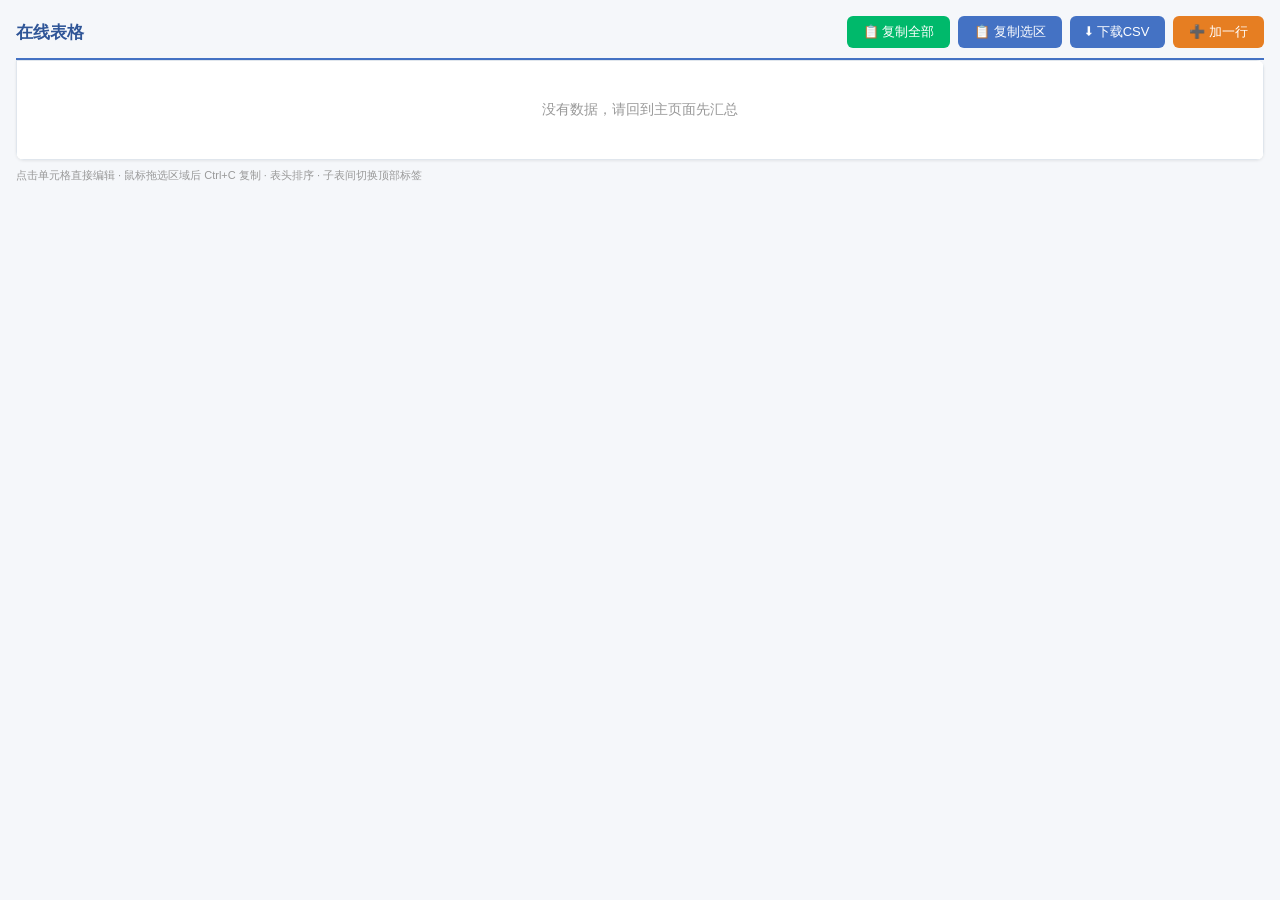
<file: sheet.html>
<!DOCTYPE html>
<html lang="zh-CN">
<head>
<meta charset="UTF-8">
<meta name="viewport" content="width=device-width, initial-scale=1.0">
<title>在线表格</title>
<style>
* { margin:0; padding:0; box-sizing:border-box; }
body { font-family:-apple-system,"Microsoft YaHei",sans-serif; background:#f5f7fa; color:#333; padding:16px; }
.toolbar { display:flex; gap:8px; align-items:center; margin-bottom:10px; flex-wrap:wrap; }
.toolbar h1 { font-size:17px; color:#2f5597; margin-right:auto; }
.selection-indicator { padding:7px 10px; border-radius:6px; background:#e7f1ff; color:#174f91; border:1px solid #8bb9ef; font-size:12px; font-weight:700; white-space:nowrap; }
.selection-indicator[hidden] { display:none; }
.btn { background:#4472C4; color:#fff; border:none; padding:7px 16px; border-radius:6px; cursor:pointer; font-size:13px; font-weight:500; }
.btn:hover { background:#36569e; }
.btn-green { background:#00b96b; }
.btn-green:hover { background:#009a59; }
.btn-orange { background:#e67e22; }
.btn-orange:hover { background:#d35400; }
.sheet-tabs { display:flex; gap:0; margin-bottom:0; border-bottom:2px solid #4472C4; overflow-x:auto; }
.sheet-tab { padding:8px 18px; cursor:pointer; font-size:13px; color:#666; background:#e8ecf1; border:1px solid #d0d7e2; border-bottom:none; border-radius:6px 6px 0 0; white-space:nowrap; margin-right:2px; }
.sheet-tab.active { background:#4472C4; color:#fff; font-weight:600; border-color:#4472C4; }
.sheet-tab:hover:not(.active) { background:#dce6f5; }
.table-wrap { background:#fff; border-radius:0 8px 8px 8px; box-shadow:0 1px 3px rgba(0,0,0,.08); overflow:auto; max-height:calc(100vh - 120px); }
table { border-collapse:collapse; font-size:13px; width:100%; }
th { background:#4472C4; color:#fff; padding:8px 10px; text-align:center; font-weight:600; position:sticky; top:0; z-index:10; border:1px solid #3a5a8c; white-space:nowrap; }
td { padding:6px 10px; border:1px solid #e0e6ed; text-align:center; vertical-align:middle; }
td.col-id { font-family:Consolas,Monaco,monospace; text-align:center; white-space:nowrap; cursor:cell; }
td.col-int { text-align:center; font-family:Consolas,Monaco,monospace; white-space:nowrap; cursor:cell; }
td.col-dec { text-align:right; font-family:Consolas,Monaco,monospace; white-space:nowrap; cursor:cell; }
td[contenteditable="true"] { cursor:text; }
td[contenteditable="true"]:focus { outline:2px solid #4472C4; background:#e8f0fe !important; }
tr:nth-child(even) td { background:#fafbfc; }
.hint { font-size:11px; color:#999; margin-top:8px; }
.empty { text-align:center; color:#999; padding:40px; font-size:14px; }
td.sel { background:#8fc2ff !important; outline:2px solid #1f65bb; outline-offset:-2px; position:relative; z-index:1; }
.product-ad-summary { table-layout:fixed; }
.product-ad-summary th:nth-child(1),.product-ad-summary td:nth-child(1){width:7%}
.product-ad-summary th:nth-child(2),.product-ad-summary td:nth-child(2){width:19%}
.product-ad-summary th:nth-child(3),.product-ad-summary td:nth-child(3){width:43%}
.product-ad-summary th:nth-child(4),.product-ad-summary td:nth-child(4){width:8%;white-space:nowrap}
.product-ad-summary th:nth-child(5),.product-ad-summary td:nth-child(5){width:12%;white-space:nowrap}
.product-ad-summary th:nth-child(6),.product-ad-summary td:nth-child(6){width:11%;white-space:nowrap}
.qianchuan-summary { table-layout:fixed;min-width:1350px }
.qianchuan-summary th:nth-child(1),.qianchuan-summary td:nth-child(1){width:7%}
.qianchuan-summary th:nth-child(2),.qianchuan-summary td:nth-child(2){width:17%}
.qianchuan-summary th:nth-child(3),.qianchuan-summary td:nth-child(3){width:28%;white-space:normal}
.table-wrap { user-select:none; -webkit-user-select:none; }
.table-wrap td[contenteditable]:focus { user-select:text; -webkit-user-select:text; }
#toast { position:fixed; bottom:30px; left:50%; transform:translateX(-50%); background:rgba(0,0,0,.75); color:#fff; padding:10px 22px; border-radius:8px; font-size:13px; z-index:9999; opacity:0; transition:opacity .3s; pointer-events:none; }
#toast.show { opacity:1; }
</style>
</head>
<body>
<div class="toolbar">
  <h1 id="title">汇总数据</h1>
  <button class="btn btn-green" onclick="copyAll()">📋 复制全部</button>
  <span id="selection-indicator" class="selection-indicator" aria-live="polite" hidden></span>
  <button class="btn" id="btn-copy-sel" onclick="copySelection()" disabled>📋 复制选区</button>
  <button class="btn" onclick="downloadCSV()">⬇ 下载CSV</button>
  <button class="btn btn-orange" onclick="addRow()">➕ 加一行</button>
</div>
<div class="sheet-tabs" id="sheetTabs"></div>
<div class="table-wrap">
  <table id="tbl"></table>
</div>
<div id="toast"></div>
<script>
function showToast(msg){
  var t=document.getElementById('toast');
  t.textContent=msg; t.classList.add('show');
  clearTimeout(t._timer);
  t._timer=setTimeout(function(){ t.classList.remove('show'); },1800);
}
</script>
<script src="toufang-sheet.js"></script>
<p class="hint">点击单元格直接编辑 · 鼠标拖选区域后 Ctrl+C 复制 · 表头排序 · 子表间切换顶部标签</p>
<script>
var sheets = [];
var activeSheet = 0;
var sortCol = -1;
var sortAsc = true;
var SPECIAL_ID = '3823309765342266082';

var COL_TYPES = {
  summary:     ['text','id','text','text','dec','dec'],
  productAdSummary: ['text','id','text','text','dec','dec'],
  qianchuanSummary: ['text','id','text','dec','dec','dec','int','dec','dec','pct'],
  platformSummary: ['text','dec','dec','int','dec','dec'],
  orders:      ['id','text','int','int','int','dec','dec'],
  orderSummary:['text','id','text','int','dec'],
  adSummary:   ['text','text','dec','dec','int','dec','dec','text']
};

function detectType(rows) {
  var h = rows[0].join('|');
  if (h.indexOf('包装') !== -1 && h.indexOf('商品ID') !== -1 && h.indexOf('综合营销ROI') !== -1 && h.indexOf('1小时内退款率') !== -1) return 'qianchuanSummary';
  if (h.indexOf('包装') !== -1 && h.indexOf('商品ID') !== -1 && h.indexOf('日期') !== -1 && h.indexOf('整体消耗') !== -1 && h.indexOf('总消耗') !== -1) return 'productAdSummary';
  if (h.indexOf('平台') !== -1 && h.indexOf('消耗（元）') !== -1 && h.indexOf('成交金额（元）') !== -1 && h.indexOf('来源文件') === -1) return 'platformSummary';
  if (h.indexOf('平台') !== -1 && h.indexOf('消耗（元）') !== -1 && h.indexOf('来源文件') !== -1) return 'adSummary';
  if (h.indexOf('包装') !== -1 && h.indexOf('商品ID') !== -1) return 'summary';
  if (h.indexOf('店铺') !== -1 && h.indexOf('商品名') !== -1) return 'orderSummary';
  return 'orders';
}

function init() {
  var title = '在线表格';
  try {
    title = localStorage.getItem('sheetTitle') || '在线表格';
    sheets = JSON.parse(localStorage.getItem('sheetSheets') || '[]');
  } catch(e) {}
  document.getElementById('title').textContent = title;
  document.title = title;

  if (!sheets.length) {
    document.getElementById('tbl').innerHTML = '<tr><td class="empty">没有数据，请回到主页面先汇总</td></tr>';
    return;
  }

  renderTabs();
  render();
}

function renderTabs() {
  var html = '';
  sheets.forEach(function(s, i) {
    html += '<div class="sheet-tab' + (i === activeSheet ? ' active' : '') + '" onclick="switchSheet(' + i + ')">' + s.name + '</div>';
  });
  document.getElementById('sheetTabs').innerHTML = html;
}

function switchSheet(i) {
  activeSheet = i;
  sortCol = -1;
  renderTabs();
  render();
}

function calcRowspan(rows, r, c, type) {
  if (rows[r][c] === '' || rows[r][c] === null || rows[r][c] === undefined) return 0;
  var span = 1;
  for (var i = r + 1; i < rows.length; i++) {
    var v = rows[i][c];
    if (v === '' || v === null || v === undefined) span++;
    else break;
  }
  return span;
}

function shouldMerge(rows, col, r, type) {
  if (type === 'qianchuanSummary') return [0, 1, 2].indexOf(col) !== -1;
  if (type === 'productAdSummary') return [0, 1, 2, 5].indexOf(col) !== -1;
  if (type === 'adSummary') return false;
  if (type === 'orderSummary') return false;
  if (type === 'summary') {
    return [0, 1, 2, 5].indexOf(col) !== -1;
  } else {
    if (col === 4) {
      var idVal = rows[r][0];
      for (var rr = r; rr >= 1; rr--) {
        if (rows[rr][0] !== '' && rows[rr][0] !== null) { idVal = rows[rr][0]; break; }
      }
      if (String(idVal) === SPECIAL_ID) return false;
    }
    return [0, 4, 6].indexOf(col) !== -1;
  }
}

function formatCell(v, colType) {
  if (v === '' || v === null || v === undefined) return ' ';
  if (typeof v === 'number') {
    if (colType === 'int') return v.toLocaleString('zh-CN', {maximumFractionDigits: 0});
    if (colType === 'pct') return (v * 100).toLocaleString('zh-CN', {minimumFractionDigits: 2, maximumFractionDigits: 2}) + '%';
    if (colType === 'dec') return v.toLocaleString('zh-CN', {minimumFractionDigits: 2, maximumFractionDigits: 2});
    return String(v);
  }
  return String(v);
}

function render() {
  var sheet = sheets[activeSheet];
  var rows = sheet.rows;
  var cols = rows[0].length;
  var type = detectType(rows);
  var colTypes = COL_TYPES[type] || [];

  var html = '<thead><tr>';
  for (var c = 0; c < cols; c++) {
    var arrow = '';
    if (sortCol === c) arrow = sortAsc ? ' ▲' : ' ▼';
    html += '<th onclick="sortBy(' + c + ')">' + escapeHTML(rows[0][c] === '' ? ' ' : rows[0][c]) + '<span style="font-size:10px;opacity:.7">' + arrow + '</span></th>';
  }
  html += '<th style="width:36px;position:sticky;right:0;background:#4472C4;"></th>';
  html += '</tr></thead><tbody>';

  for (var r = 1; r < rows.length; r++) {
    html += '<tr>';
    for (var c = 0; c < cols; c++) {
      var ct = colTypes[c] || 'text';
      var v = rows[r][c];
      var display = escapeHTML(formatCell(v, ct));

      var rowspan = '';
      if (shouldMerge(rows, c, r, type)) {
        var rs = calcRowspan(rows, r, c, type);
        if (rs > 1) rowspan = ' rowspan="' + rs + '"';
        else if (rs === 0) continue;
      }

      html += '<td class="col-' + ct + '" data-row="' + r + '" data-col="' + c + '"' + rowspan + '>' + display + '</td>';
    }
    html += '<td style="text-align:center;cursor:pointer;color:#e74c3c;" onclick="delRow(' + r + ')">✕</td>';
    html += '</tr>';
  }
  html += '</tbody>';
  document.getElementById('tbl').className = type === 'productAdSummary' ? 'product-ad-summary' : '';
  document.getElementById('tbl').innerHTML = html;

  // Double-click to edit a cell
  document.querySelectorAll('td[data-row]').forEach(function(td) {
    td.addEventListener('dblclick', function(e) {
      e.stopPropagation();
      this.contentEditable = 'true';
      this.focus();
      // Select all text in cell
      var range = document.createRange();
      range.selectNodeContents(this);
      range.collapse(false);
      var sel = window.getSelection();
      sel.removeAllRanges();
      sel.addRange(range);

      var self = this;
      this.onblur = function() {
        self.contentEditable = 'false';
        var r = parseInt(self.dataset.row);
        var c = parseInt(self.dataset.col);
        var raw = self.textContent.trim();
        var rows = sheets[activeSheet].rows;
        var ct = (COL_TYPES[detectType(rows)] || [])[c] || 'text';
        if (ct === 'int' || ct === 'dec') {
          var n = parseFloat(raw.replace(/,/g, ''));
          rows[r][c] = isNaN(n) ? raw : n;
        } else {
          rows[r][c] = raw;
        }
        // Re-render to show formatted value
        render();
      };
      this.onkeydown = function(ev) {
        if (ev.key === 'Enter') { ev.preventDefault(); self.blur(); }
        if (ev.key === 'Escape') { self.textContent = ''; self.blur(); }
      };
    });
  });
}

function moveFocus(td, back) {
  var r = parseInt(td.dataset.row);
  var c = parseInt(td.dataset.col);
  var rows = sheets[activeSheet].rows;
  var target = back
    ? document.querySelector('td[data-row="' + r + '"][data-col="' + (c - 1) + '"]')
    : document.querySelector('td[data-row="' + r + '"][data-col="' + (c + 1) + '"]');
  if (!target && !back) {
    var nextRow = document.querySelector('td[data-row="' + (r + 1) + '"][data-col="0"]');
    if (nextRow) nextRow.focus();
  } else if (!target && back) {
    var prevRow = document.querySelector('td[data-row="' + (r - 1) + '"][data-col="' + (rows[0].length - 1) + '"]');
    if (prevRow) prevRow.focus();
  } else if (target) {
    target.focus();
    var range = document.createRange();
    range.selectNodeContents(target);
    range.collapse(false);
    var sel = window.getSelection();
    sel.removeAllRanges();
    sel.addRange(range);
  }
}

function sortBy(col) {
  if (detectType(sheets[activeSheet].rows) === 'productAdSummary') return;
  if (sortCol === col) sortAsc = !sortAsc;
  else { sortCol = col; sortAsc = true; }
  var rows = sheets[activeSheet].rows;
  var bodyRows = rows.slice(1);
  bodyRows.sort(function(a, b) {
    var va = a[col], vb = b[col];
    if (typeof va === 'number' && typeof vb === 'number') return sortAsc ? va - vb : vb - va;
    return sortAsc ? String(va).localeCompare(String(vb)) : String(vb).localeCompare(String(va));
  });
  sheets[activeSheet].rows = [rows[0]].concat(bodyRows);
  render();
}

function escapeHTML(value) {
  return String(value).replace(/[&<>"']/g, function(char) {
    return {'&':'&amp;','<':'&lt;','>':'&gt;','"':'&quot;',"'":'&#39;'}[char];
  });
}

function addRow() {
  var rows = sheets[activeSheet].rows;
  var cols = rows[0].length;
  var newRow = [];
  for (var i = 0; i < cols; i++) newRow.push('');
  rows.push(newRow);
  render();
  var lastRow = rows.length - 1;
  var cell = document.querySelector('td[data-row="' + lastRow + '"][data-col="0"]');
  if (cell) cell.focus();
}

function delRow(r) {
  if (!confirm('删除第 ' + r + ' 行？')) return;
  sheets[activeSheet].rows.splice(r, 1);
  render();
}

function syncActiveCell() {
  var active = document.activeElement;
  if (active && active.dataset && active.dataset.row) {
    var r = parseInt(active.dataset.row);
    var c = parseInt(active.dataset.col);
    var rows = sheets[activeSheet].rows;
    var raw = active.textContent.trim();
    var ct = (COL_TYPES[detectType(rows)] || [])[c] || 'text';
    if (ct === 'int' || ct === 'dec') {
      var n = parseFloat(raw.replace(/,/g, ''));
      rows[r][c] = isNaN(n) ? raw : n;
    } else {
      rows[r][c] = raw;
    }
  }
}

function clipboardTableHtml(rows, rMin, rMax, cMin, cMax, includeHeader, type) {
  var colTypes = COL_TYPES[type] || [];
  var html = '<table style="border-collapse:collapse;font-family:Arial,sans-serif;font-size:10pt;">';
  if (includeHeader) {
    html += '<thead><tr>';
    for (var c = cMin; c <= cMax; c++) {
      html += '<th style="background:#4472C4;color:#fff;border:1px solid #3a5a8c;padding:7px 9px;text-align:center;font-weight:bold;">' + escapeHTML(rows[0][c] || '') + '</th>';
    }
    html += '</tr></thead>';
  }
  html += '<tbody>';
  for (var r = rMin; r <= rMax; r++) {
    html += '<tr>';
    for (var c = cMin; c <= cMax; c++) {
      var value = rows[r][c];
      var rowspan = 1;
      if (r > 0 && shouldMerge(rows, c, r, type)) {
        var owner = r;
        while (owner > 0 && (rows[owner][c] === '' || rows[owner][c] === null || rows[owner][c] === undefined)) owner--;
        if (owner < r) {
          if (owner < rMin || owner >= r) {
            if (r !== rMin) continue;
            value = rows[owner][c];
            rowspan = 1;
            for (var clipped = rMin + 1; clipped <= rMax && (rows[clipped][c] === '' || rows[clipped][c] === null || rows[clipped][c] === undefined); clipped++) rowspan++;
          } else {
            continue;
          }
        } else {
          for (var next = r + 1; next <= rMax && (rows[next][c] === '' || rows[next][c] === null || rows[next][c] === undefined); next++) rowspan++;
        }
      }
      var colType = colTypes[c] || 'text';
      var align = colType === 'dec' || colType === 'int' ? 'right' : 'center';
      html += '<td' + (rowspan > 1 ? ' rowspan="' + rowspan + '"' : '') + ' style="border:1px solid #cfd6df;padding:6px 8px;text-align:' + align + ';vertical-align:middle;">' + escapeHTML(formatCell(value, colType)) + '</td>';
    }
    html += '</tr>';
  }
  return html + '</tbody></table>';
}

function writeRichClipboard(text, html, successMessage) {
  var richWrite = navigator.clipboard && navigator.clipboard.write && typeof ClipboardItem !== 'undefined'
    ? navigator.clipboard.write([new ClipboardItem({
        'text/html': new Blob([html], {type:'text/html'}),
        'text/plain': new Blob([text], {type:'text/plain'})
      })])
    : Promise.reject(new Error('Rich clipboard unavailable'));
  richWrite.then(function() {
    showToast(successMessage);
  }).catch(function() {
    var rich = document.createElement('div');
    rich.contentEditable = 'true';
    rich.style.cssText = 'position:fixed;left:-10000px;top:0';
    rich.innerHTML = html;
    document.body.appendChild(rich);
    var range = document.createRange();
    range.selectNodeContents(rich);
    var selection = window.getSelection();
    selection.removeAllRanges();
    selection.addRange(range);
    var copied = document.execCommand('copy');
    document.body.removeChild(rich);
    selection.removeAllRanges();
    if (copied) {
      showToast(successMessage);
      return;
    }
    var ta = document.createElement('textarea');
    ta.value = text;
    document.body.appendChild(ta);
    ta.select();
    document.execCommand('copy');
    document.body.removeChild(ta);
    showToast('已复制纯文本');
  });
}

function copyAll() {
  syncActiveCell();
  var rows = sheets[activeSheet].rows;
  var type = detectType(rows);
  var text = rows.map(function(r) { return r.join('\t'); }).join('\n');
  var html = clipboardTableHtml(rows, 1, rows.length - 1, 0, rows[0].length - 1, true, type);
  writeRichClipboard(text, html, '已复制「' + sheets[activeSheet].name + '」表格');
}

function downloadCSV() {
  syncActiveCell();
  var rows = sheets[activeSheet].rows;
  var type = detectType(rows);
  var colTypes = COL_TYPES[type] || [];
  var csv = '\ufeff' + rows.map(function(r) {
    return r.map(function(v, c) {
      if (typeof v === 'number') {
        var ct = colTypes[c] || 'text';
        if (ct === 'int') return Math.round(v);
        return v.toFixed(2);
      }
      return '"' + String(v).replace(/"/g, '""') + '"';
    }).join(',');
  }).join('\n');
  var blob = new Blob([csv], { type: 'text/csv;charset=utf-8' });
  var a = document.createElement('a');
  a.href = URL.createObjectURL(blob);
  a.download = sheets[activeSheet].name + '.csv';
  a.click();
}

// ===== 拖选区域复制 =====
var selR1 = -1, selC1 = -1, selR2 = -1, selC2 = -1, selEffectiveRMin = -1, selEffectiveRMax = -1, dragging = false;

function getCellRC(td, event) {
  if (!td || !td.dataset || td.dataset.row === undefined) return null;
  var row = parseInt(td.dataset.row);
  if (event && Number.isFinite(event.clientY)) {
    var tableRows = Array.from(document.getElementById('tbl').rows).map(function(tr, index) {
      var rect = tr.getBoundingClientRect();
      return { index:index, top:rect.top, bottom:rect.bottom };
    });
    var visibleRow = ToufangSheet.rowIndexAtY(tableRows, event.clientY);
    if (visibleRow >= 1) row = visibleRow;
  }
  return { r: row, c: parseInt(td.dataset.col) };
}

function clearSel() {
  document.querySelectorAll('td.sel').forEach(function(t) { t.classList.remove('sel'); });
  selR1 = selC1 = selR2 = selC2 = -1;
  selEffectiveRMin = selEffectiveRMax = -1;
  document.getElementById('btn-copy-sel').disabled = true;
  document.getElementById('selection-indicator').hidden = true;
}

function paintSel() {
  document.querySelectorAll('td.sel').forEach(function(t) { t.classList.remove('sel'); });
  if (selR1 < 0) return;
  var cMin = Math.min(selC1, selC2), cMax = Math.max(selC1, selC2);
  var requestedRMin = Math.min(selR1, selR2), requestedRMax = Math.max(selR1, selR2);
  var mergedCells = Array.from(document.querySelectorAll('td[data-row][rowspan]')).map(function(td) {
    return { row:parseInt(td.dataset.row), col:parseInt(td.dataset.col), rowspan:parseInt(td.getAttribute('rowspan')) };
  });
  var expanded = ToufangSheet.expandRowRangeForMergedCells(mergedCells, requestedRMin, requestedRMax, cMin, cMax);
  var rMin = selEffectiveRMin = expanded.start;
  var rMax = selEffectiveRMax = expanded.end;
  document.querySelectorAll('td[data-row]').forEach(function(td) {
    var rc = getCellRC(td);
    if (!rc) return;
    // Handle rowspan: if td has rowspan and covers this row range, include it
    var rs = parseInt(td.getAttribute('rowspan') || '1');
    var covers = (rc.r >= rMin && rc.r <= rMax) ||
                 (rs > 1 && rc.r < rMin && (rc.r + rs - 1) >= rMin);
    if (rc.c >= cMin && rc.c <= cMax && covers) {
      td.classList.add('sel');
    }
  });
  document.getElementById('btn-copy-sel').disabled = false;
  var indicator = document.getElementById('selection-indicator');
  indicator.textContent = '已选 ' + (rMax-rMin+1) + ' 行 × ' + (cMax-cMin+1) + ' 列';
  indicator.hidden = false;
}

function bindSelection() {
  var wrap = document.querySelector('.table-wrap');
  if (!wrap) return;

  wrap.addEventListener('mousedown', function(e) {
    var td = e.target.closest('td[data-row]');
    if (!td) return;
    // If currently editing a cell, let text selection work
    if (td.contentEditable === 'true') return;
    e.preventDefault();
    var rc = getCellRC(td, e);
    if (!rc) return;
    dragging = true;
    selR1 = selR2 = rc.r;
    selC1 = selC2 = rc.c;
    paintSel();
  });

  wrap.addEventListener('mousemove', function(e) {
    if (!dragging) return;
    var td = e.target.closest('td[data-row]');
    if (!td) return;
    var rc = getCellRC(td, e);
    if (!rc) return;
    selR2 = rc.r;
    selC2 = rc.c;
    paintSel();
  });

  document.addEventListener('mouseup', function() { dragging = false; });

  document.addEventListener('keydown', function(e) {
    if ((e.ctrlKey || e.metaKey) && e.key === 'c' && selR1 >= 0) {
      // Let browser handle copy if user is selecting text inside a cell
      if (document.activeElement && document.activeElement.isContentEditable && window.getSelection().toString().length > 0) return;
      e.preventDefault();
      copySelection();
    }
    if (e.key === 'Escape') clearSel();
  });
}

function copySelection() {
  if (selR1 < 0) { showToast('请先拖选区域'); return; }
  syncActiveCell();
  var rows = sheets[activeSheet].rows;
  var rMin = selEffectiveRMin >= 0 ? selEffectiveRMin : Math.min(selR1, selR2);
  var rMax = selEffectiveRMax >= 0 ? selEffectiveRMax : Math.max(selR1, selR2);
  var cMin = Math.min(selC1, selC2), cMax = Math.max(selC1, selC2);
  var lines = [];
  for (var r = rMin; r <= rMax; r++) {
    var cells = [];
    for (var c = cMin; c <= cMax; c++) {
      var v = rows[r][c];
      if (typeof v === 'number') {
        var ct = (COL_TYPES[detectType(rows)] || [])[c] || 'text';
        if (ct === 'int') v = Math.round(v);
        else if (ct === 'dec') v = v.toFixed(2);
      }
      cells.push(v === null || v === undefined ? '' : String(v));
    }
    lines.push(cells.join('\t'));
  }
  var text = lines.join('\n');
  var html = clipboardTableHtml(rows, rMin, rMax, cMin, cMax, false, detectType(rows));
  writeRichClipboard(text, html, '已复制 ' + (rMax-rMin+1) + '行×' + (cMax-cMin+1) + '列');
}

init();
bindSelection();
</script>
</body>
</html>
</file>
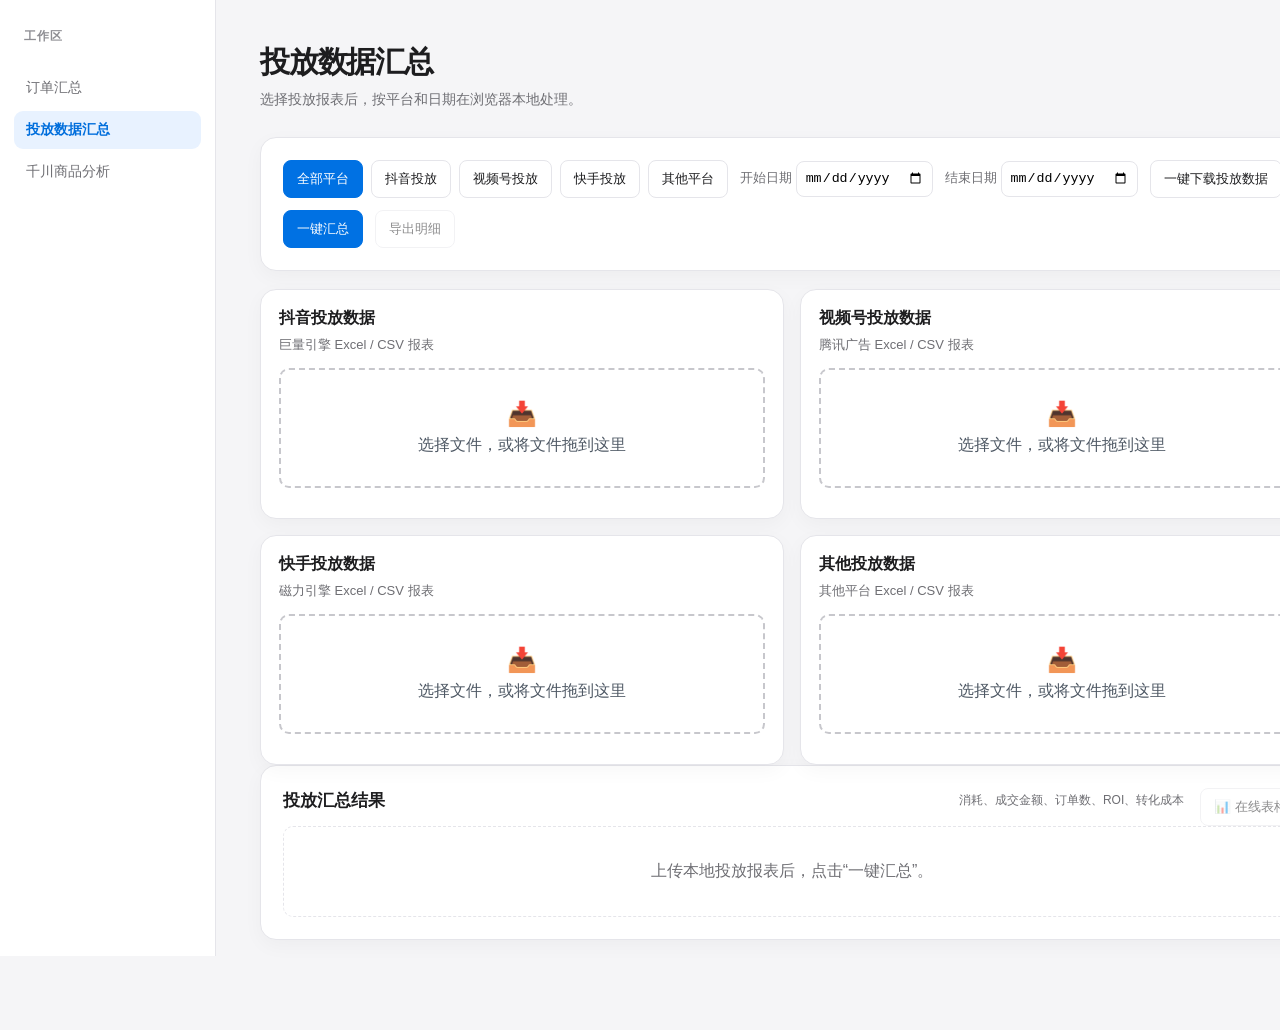
<file: toufang.html>
<!doctype html>
<html lang="zh-CN">
<head>
  <meta charset="UTF-8">
  <meta name="viewport" content="width=device-width, initial-scale=1.0">
  <title>投放数据汇总</title>
  <link rel="stylesheet" href="workspace.css">
  <script src="https://cdn.sheetjs.com/xlsx-0.20.3/package/dist/xlsx.full.min.js"></script>
  <style>
    .toufang-panel{padding:22px;margin-bottom:18px}.toufang-controls{display:flex;gap:12px;align-items:center;flex-wrap:wrap}.toufang-controls label{font-size:13px;color:var(--workspace-muted)}.toufang-controls input{border:1px solid var(--workspace-line);border-radius:8px;padding:8px;background:#fff}.scope{display:flex;gap:8px;flex-wrap:wrap}.scope button,.action{border:1px solid var(--workspace-line);border-radius:8px;padding:9px 13px;background:#fff;color:var(--workspace-ink);cursor:pointer}.scope button[aria-pressed="true"],.action--primary{border-color:var(--workspace-blue);background:var(--workspace-blue);color:#fff}.action:disabled{opacity:.5;cursor:not-allowed}.toufang-grid{display:grid;grid-template-columns:repeat(2,minmax(0,1fr));gap:16px}.upload-card{padding:18px;cursor:pointer;transition:border-color .15s,background-color .15s,box-shadow .15s}.upload-card:focus-visible{outline:3px solid rgba(0,113,227,.35);outline-offset:2px}.upload-card h2{margin:0;font-size:16px}.upload-card p{margin:7px 0 14px;color:var(--workspace-muted);font-size:13px}.upload-card input{display:none}.upload-card label{display:block;border:2px dashed #c7c7cc;border-radius:10px;padding:30px 12px;text-align:center;color:#4f5965;cursor:pointer;transition:.15s}.upload-card label:hover,.upload-card.dragover{border-color:var(--workspace-blue);background:#f4f8ff;box-shadow:0 0 0 3px rgba(0,113,227,.08)}.upload-card.dragover label{border-color:var(--workspace-blue);background:transparent}.upload-card label::before{content:'📥';display:block;font-size:24px;margin-bottom:7px}.file-list{display:grid;gap:6px;margin-top:12px}.file-item{display:flex;justify-content:space-between;gap:8px;padding:7px 9px;border-radius:7px;background:#f5f5f7;font-size:12px}.file-item button{border:0;background:none;color:#c5221f;cursor:pointer}.status{display:none;margin-top:14px;padding:10px 12px;border-radius:9px;font-size:13px}.status.show{display:block}.status.ok{background:#eaf7ef;color:#16733d}.status.warn{background:#fff7e8;color:#8a5a00}.status.err{background:#fff0f0;color:#b42318}.result-head{display:flex;align-items:center;justify-content:space-between;gap:12px;margin-bottom:14px}.result-head h2{margin:0;font-size:17px}.result-head span{font-size:12px;color:var(--workspace-muted)}.result-wrap{display:flex;align-items:center;justify-content:space-between;gap:16px}.result-wrap .result-head{flex:1}.result-wrap .action[hidden]{display:none}.table-wrap{overflow:auto}.result-table{width:100%;border-collapse:collapse;font-size:13px}.result-table th{padding:11px;text-align:left;background:#f5f5f7;color:var(--workspace-muted);font-weight:600}.result-table td{padding:11px;border-bottom:1px solid var(--workspace-line)}.result-table td.num{text-align:right;font-variant-numeric:tabular-nums}.empty{padding:34px;text-align:center;color:var(--workspace-muted);border:1px dashed var(--workspace-line);border-radius:10px}@media(max-width:760px){.toufang-grid{grid-template-columns:1fr}.toufang-panel{padding:16px}.toufang-controls{align-items:flex-start}.toufang-controls label{width:100%}}
  </style>
</head>
<body class="workspace-page">
  <div class="workspace-shell">
    <aside class="workspace-sidebar" aria-label="工作区导航">
      <span class="workspace-sidebar__label">工作区</span>
      <nav aria-label="业务导航">
        <a href="index.html">订单汇总</a>
        <a href="toufang.html" aria-current="page">投放数据汇总</a>
        <a href="qianchuan.html" target="_blank" rel="noopener noreferrer">千川商品分析</a>
      </nav>
    </aside>
    <main class="workspace-main">
      <header class="workspace-page-heading"><h1>投放数据汇总</h1><p>选择投放报表后，按平台和日期在浏览器本地处理。</p></header>
      <section class="workspace-card toufang-panel" aria-label="汇总条件">
        <div class="toufang-controls">
          <div class="scope" aria-label="汇总范围">
            <button type="button" data-scope="all" aria-pressed="true">全部平台</button>
            <button type="button" data-scope="douyin" aria-pressed="false">抖音投放</button>
            <button type="button" data-scope="shipinhao" aria-pressed="false">视频号投放</button>
            <button type="button" data-scope="kuaishou" aria-pressed="false">快手投放</button>
            <button type="button" data-scope="other" aria-pressed="false">其他平台</button>
          </div>
          <label>开始日期 <input id="date-from" type="date"></label>
          <label>结束日期 <input id="date-to" type="date"></label>
          <button class="action" id="btn-automa-toufang" type="button">一键下载投放数据</button>
          <button class="action action--primary" id="summarize" type="button">一键汇总</button>
          <button class="action" id="export" type="button" disabled>导出明细</button>
        </div>
        <div class="status" id="status" role="status" aria-live="polite"></div>
      </section>
      <section class="toufang-grid" id="upload-grid" aria-label="投放报表上传"></section>
      <section class="workspace-card toufang-panel">
        <div class="result-wrap"><div class="result-head"><h2>投放汇总结果</h2><span>消耗、成交金额、订单数、ROI、转化成本</span></div><button class="action" id="open-sheet" type="button" disabled>📊 在线表格</button></div>
        <div id="result"><div class="empty">上传本地投放报表后，点击“一键汇总”。</div></div>
      </section>
    </main>
  </div>
  <script>
  (() => {
    const platforms = [
      { key: 'douyin', label: '抖音投放数据', tip: '巨量引擎 Excel / CSV 报表' },
      { key: 'shipinhao', label: '视频号投放数据', tip: '腾讯广告 Excel / CSV 报表' },
      { key: 'kuaishou', label: '快手投放数据', tip: '磁力引擎 Excel / CSV 报表' },
      { key: 'other', label: '其他投放数据', tip: '其他平台 Excel / CSV 报表' }
    ];
    const files = Object.fromEntries(platforms.map(platform => [platform.key, []]));
    const grid = document.getElementById('upload-grid');
    const statusNode = document.getElementById('status');
    let scope = 'all';
    let lastRows = [];
    let lastScope = 'all';

    const escapeHtml = value => String(value ?? '').replace(/[&<>"']/g, char => ({ '&': '&amp;', '<': '&lt;', '>': '&gt;', '"': '&quot;', "'": '&#39;' }[char]));
    const asNumber = value => { const number = Number(String(value ?? '').replace(/[¥￥,，\s]/g, '')); return Number.isFinite(number) ? number : 0; };
    const asDate = value => {
      if (value instanceof Date && !Number.isNaN(value.getTime())) {
        const year = value.getFullYear();
        const month = String(value.getMonth() + 1).padStart(2, '0');
        const day = String(value.getDate()).padStart(2, '0');
        return `${year}-${month}-${day}`;
      }
      const match = String(value ?? '').match(/(\d{4})[-/年](\d{1,2})[-/月](\d{1,2})/);
      return match ? `${match[1]}-${match[2].padStart(2, '0')}-${match[3].padStart(2, '0')}` : '';
    };
    const field = (row, expression) => { const key = Object.keys(row).find(name => expression.test(name)); return key ? row[key] : ''; };

    function showStatus(kind, message) { statusNode.className = `status show ${kind}`; statusNode.textContent = message; }
    function renderFiles(key) {
      const node = grid.querySelector(`[data-files="${key}"]`);
      node.innerHTML = files[key].map((file, index) => `<div class="file-item"><span>${escapeHtml(file.name)}</span><button type="button" data-remove="${key}" data-index="${index}">移除</button></div>`).join('');
      const onlineButton = grid.querySelector(`[data-online-sheet="${key}"]`);
      ToufangSheet.syncUploadButton(onlineButton, files[key].length);
    }
    function addFiles(key, list) {
      const selectedFiles = Array.from(list);
      const acceptedFiles = selectedFiles.filter(file => /\.(xlsx|xls|csv)$/i.test(file.name));
      if (acceptedFiles.length !== selectedFiles.length) showStatus('err', '只支持 .xlsx、.xls 或 .csv 文件，其他文件已忽略。');
      for (const file of acceptedFiles) {
        if (!files[key].some(item => item.name === file.name && item.size === file.size)) files[key].push(file);
      }
      if (acceptedFiles.length) document.getElementById('open-sheet').disabled = true;
      renderFiles(key);
    }
    grid.innerHTML = platforms.map(platform => `<article class="workspace-card upload-card" tabindex="0" aria-label="${platform.label}上传区域"><h2>${platform.label}</h2><p>${platform.tip}</p><label for="ad-file-${platform.key}">选择文件，或将文件拖到这里<input id="ad-file-${platform.key}" data-input="${platform.key}" type="file" accept=".xlsx,.xls,.csv" multiple></label><div class="file-list" data-files="${platform.key}"></div>${platform.key === 'douyin' ? '<button class="action online-sheet-button" type="button" data-online-sheet="douyin" hidden disabled>在线表格</button>' : ''}</article>`).join('');
    grid.querySelectorAll('[data-input]').forEach(input => input.addEventListener('change', event => { addFiles(event.target.dataset.input, event.target.files); event.target.value = ''; }));
    grid.querySelectorAll('.upload-card').forEach(card => {
      const input = card.querySelector('[data-input]');
      card.addEventListener('click', event => {
        if (event.target.closest('label, button, input')) return;
        input.click();
      });
      card.addEventListener('keydown', event => {
        if ((event.key === 'Enter' || event.key === ' ') && event.target === card) { event.preventDefault(); input.click(); }
      });
      card.addEventListener('dragenter', event => { event.preventDefault(); card.classList.add('dragover'); });
      card.addEventListener('dragover', event => { event.preventDefault(); if (event.dataTransfer) event.dataTransfer.dropEffect = 'copy'; });
      card.addEventListener('dragleave', event => {
        event.preventDefault();
        if (card.contains(event.relatedTarget)) return;
        card.classList.remove('dragover');
      });
      card.addEventListener('drop', event => {
        event.preventDefault(); card.classList.remove('dragover');
        addFiles(input.dataset.input, event.dataTransfer ? event.dataTransfer.files : []);
      });
    });
    grid.addEventListener('click', async event => {
      const onlineButton = event.target.closest('[data-online-sheet]');
      if (onlineButton) {
        scope = onlineButton.dataset.onlineSheet;
        document.querySelectorAll('[data-scope]').forEach(item => item.setAttribute('aria-pressed', String(item.dataset.scope === scope)));
        const hasRows = await summarizeAndRender();
        if (hasRows) document.getElementById('open-sheet').click();
        return;
      }
      const button = event.target.closest('[data-remove]');
      if (!button) return;
      files[button.dataset.remove].splice(Number(button.dataset.index), 1);
      document.getElementById('open-sheet').disabled = true;
      renderFiles(button.dataset.remove);
    });
    document.querySelectorAll('[data-scope]').forEach(button => button.addEventListener('click', () => { scope = button.dataset.scope; document.querySelectorAll('[data-scope]').forEach(item => item.setAttribute('aria-pressed', String(item === button))); }));
    document.getElementById('btn-automa-toufang').addEventListener('click', () => {
      window.dispatchEvent(new CustomEvent('automa:execute-workflow', { detail: { publicId: 'toufang' } }));
      showStatus('ok', '已触发一键下载，请等待 Automa 完成投放数据下载。');
    });

    async function rowsFromFile(file) {
      const workbook = XLSX.read(await file.arrayBuffer(), { type: 'array', cellDates: true });
      return workbook.SheetNames.flatMap(name => XLSX.utils.sheet_to_json(workbook.Sheets[name], { defval: '' }));
    }
    async function summarize() {
      const wanted = scope === 'all' ? platforms.map(platform => platform.key) : [scope];
      const start = document.getElementById('date-from').value;
      const end = document.getElementById('date-to').value;
      const rows = []; let sourceRows = 0; let skipped = 0;
      for (const platform of platforms) {
        if (!wanted.includes(platform.key)) continue;
        for (const file of files[platform.key]) {
          const data = await rowsFromFile(file); sourceRows += data.length;
          const dailyData = ToufangSheet.excludeAllDateRows(data, row => field(row, /日期|时间/i));
          skipped += dailyData.excluded;
          for (const row of dailyData.rows) {
            const day = asDate(field(row, /日期|时间/i));
            if ((start || end) && !day) { skipped++; continue; }
            if ((start && day < start) || (end && day > end)) continue;
            const cost = asNumber(field(row, /整体消耗|消耗|成本|花费/i));
            const sales = asNumber(field(row, /净成交金额|成交金额|支付金额|成交/i));
            const orders = asNumber(field(row, /成交订单|支付订单|订单数/i));
            if (!cost && !sales && !orders) { skipped++; continue; }
            const productId = field(row, /商品ID|商品\s*ID|商品编码/i);
            const productName = field(row, /商品名称|商品名|商品标题/i);
            rows.push({ platform: platform.label, date: day || '未识别日期', cost, sales, orders, productId: String(productId ?? '').trim(), productName: String(productName ?? '').trim(), source: file.name });
          }
        }
      }
      return { rows, sourceRows, skipped };
    }
    function render(rows) {
      if (!rows.length) { document.getElementById('result').innerHTML = '<div class="empty">没有可汇总的数据。请检查上传的文件、日期范围和字段名称。</div>'; return; }
      const totals = new Map();
      rows.forEach(row => { const value = totals.get(row.platform) || { platform: row.platform, cost: 0, sales: 0, orders: 0 }; value.cost += row.cost; value.sales += row.sales; value.orders += row.orders; totals.set(row.platform, value); });
      const all = [...totals.values()];
      const grand = all.reduce((value, row) => ({ platform: '合计', cost: value.cost + row.cost, sales: value.sales + row.sales, orders: value.orders + row.orders }), { platform: '合计', cost: 0, sales: 0, orders: 0 });
      document.getElementById('result').innerHTML = `<div class="table-wrap"><table class="result-table"><thead><tr><th>平台</th><th>消耗（元）</th><th>成交金额（元）</th><th>订单数</th><th>ROI</th><th>转化成本（元）</th></tr></thead><tbody>${[...all, grand].map(row => `<tr><td>${escapeHtml(row.platform)}</td><td class="num">${row.cost.toFixed(2)}</td><td class="num">${row.sales.toFixed(2)}</td><td class="num">${row.orders}</td><td class="num">${row.cost ? (row.sales / row.cost).toFixed(2) : '—'}</td><td class="num">${row.orders ? (row.cost / row.orders).toFixed(2) : '—'}</td></tr>`).join('')}</tbody></table></div>`;
    }
    async function summarizeAndRender() {
      try { showStatus('warn', '正在读取并汇总本地投放报表…'); const result = await summarize(); lastRows = result.rows; lastScope = scope; render(lastRows); document.getElementById('export').disabled = !lastRows.length; document.getElementById('open-sheet').disabled = !lastRows.length; showStatus(lastRows.length ? 'ok' : 'err', lastRows.length ? `已汇总 ${lastRows.length} 条有效明细（源数据 ${result.sourceRows} 行${result.skipped ? `，跳过 ${result.skipped} 行` : ''}）。` : '没有找到可汇总的数据。'); } catch (error) { document.getElementById('open-sheet').disabled = true; showStatus('err', `汇总失败：${error.message}`); }
      return lastRows.length > 0;
    }
    document.getElementById('summarize').addEventListener('click', summarizeAndRender);
    document.getElementById('open-sheet').addEventListener('click', () => {
      if (!lastRows.length) return;
      let rows;
      if (lastScope === 'douyin') {
        if (lastRows.some(row => !row.productId || !row.productName)) {
          showStatus('err', '抖音报表缺少商品ID或商品名称字段，无法生成截图样式的商品明细表。');
          return;
        }
        rows = ToufangSheet.buildDouyinSheetRows(lastRows);
      } else {
        rows = ToufangSheet.buildPlatformSummaryRows(lastRows);
      }
      try {
        localStorage.setItem('sheetTitle', '投放汇总');
        localStorage.setItem('sheetSheets', JSON.stringify([{ name: '投放汇总', rows }]));
        const opened = window.open('sheet.html', '_blank');
        if (!opened) showStatus('err', '浏览器拦截了新窗口，请允许此网站打开弹出窗口后重试。');
      } catch (error) { showStatus('err', `打开在线表格失败：${error.message}`); }
    });
    document.getElementById('export').addEventListener('click', () => { if (!lastRows.length) return; const sheet = XLSX.utils.json_to_sheet(lastRows); const workbook = XLSX.utils.book_new(); XLSX.utils.book_append_sheet(workbook, sheet, '投放明细'); XLSX.writeFile(workbook, `投放数据汇总_${new Date().toISOString().slice(0, 10)}.xlsx`); });
  })();
  </script>
  <script src="toufang-sheet.js"></script>
</body>
</html>
</file>
<file: workspace.css>
:root {
  --workspace-canvas: #f5f5f7;
  --workspace-surface: #ffffff;
  --workspace-ink: #1d1d1f;
  --workspace-muted: #6e6e73;
  --workspace-line: #e5e5ea;
  --workspace-blue: #0071e3;
  --workspace-sidebar-width: 216px;
}
body.workspace-page { min-height: 100vh; margin: 0; background: var(--workspace-canvas); color: var(--workspace-ink); font-family: -apple-system, BlinkMacSystemFont, "PingFang SC", "Microsoft YaHei", sans-serif; }
.workspace-shell { min-height: 100vh; display: grid; grid-template-columns: var(--workspace-sidebar-width) minmax(0, 1fr); }
.workspace-sidebar { position: sticky; top: 0; height: 100vh; padding: 28px 14px; background: rgba(255, 255, 255, .92); border-right: 1px solid var(--workspace-line); }
.workspace-sidebar__label { display: block; margin: 0 10px 24px; color: #8e8e93; font-size: 12px; font-weight: 600; letter-spacing: .08em; }
.workspace-sidebar nav { display: grid; gap: 4px; }
.workspace-sidebar a { display: block; border-radius: 9px; padding: 10px 12px; color: var(--workspace-muted); font-size: 14px; text-decoration: none; }
.workspace-sidebar a:hover { background: #f0f0f2; color: var(--workspace-ink); }
.workspace-sidebar a[aria-current="page"] { background: #e8f2ff; color: #006edc; font-weight: 600; }
.workspace-main { width: min(1320px, calc(100vw - var(--workspace-sidebar-width))); margin: 0 auto; padding: 42px 44px 72px; }
.workspace-page-heading { margin: 0 0 28px; }
.workspace-page-heading h1 { margin: 0; font-size: 30px; letter-spacing: -.04em; }
.workspace-page-heading p { margin: 8px 0 0; color: var(--workspace-muted); font-size: 14px; }
.workspace-card { border: 1px solid var(--workspace-line); border-radius: 16px; background: var(--workspace-surface); box-shadow: 0 6px 20px rgba(0, 0, 0, .035); }
.workspace-page button:focus-visible, .workspace-page input:focus-visible, .workspace-page select:focus-visible, .workspace-page a:focus-visible { outline: 3px solid rgba(0, 113, 227, .35); outline-offset: 2px; }
@media (max-width: 760px) {
  .workspace-shell { display: block; }
  .workspace-sidebar { position: static; width: auto; height: auto; padding: 12px 16px; border-right: 0; border-bottom: 1px solid var(--workspace-line); }
  .workspace-sidebar__label { display: none; }
  .workspace-sidebar nav { display: flex; gap: 4px; overflow-x: auto; }
  .workspace-sidebar a { flex: 0 0 auto; padding: 8px 10px; }
  .workspace-main { width: auto; padding: 28px 16px 44px; }
  .workspace-page-heading h1 { font-size: 26px; }
}
</file>
